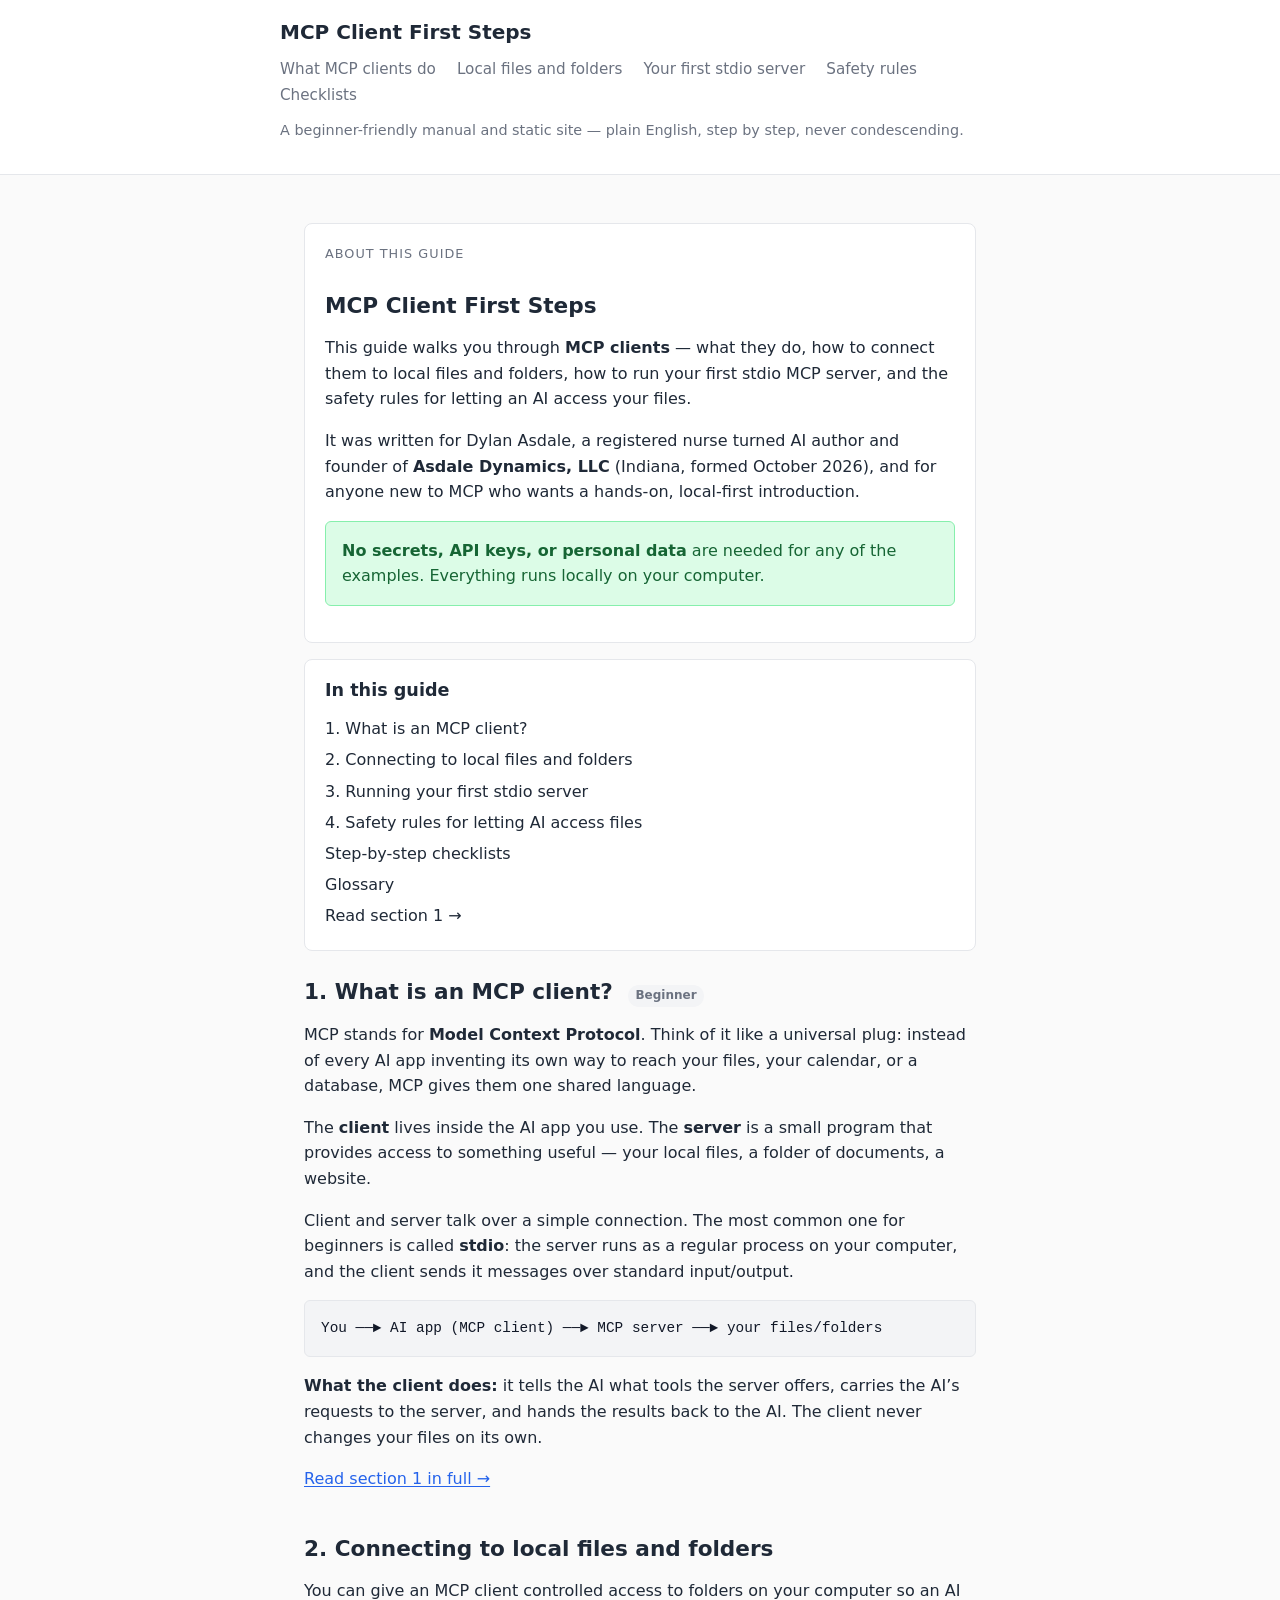
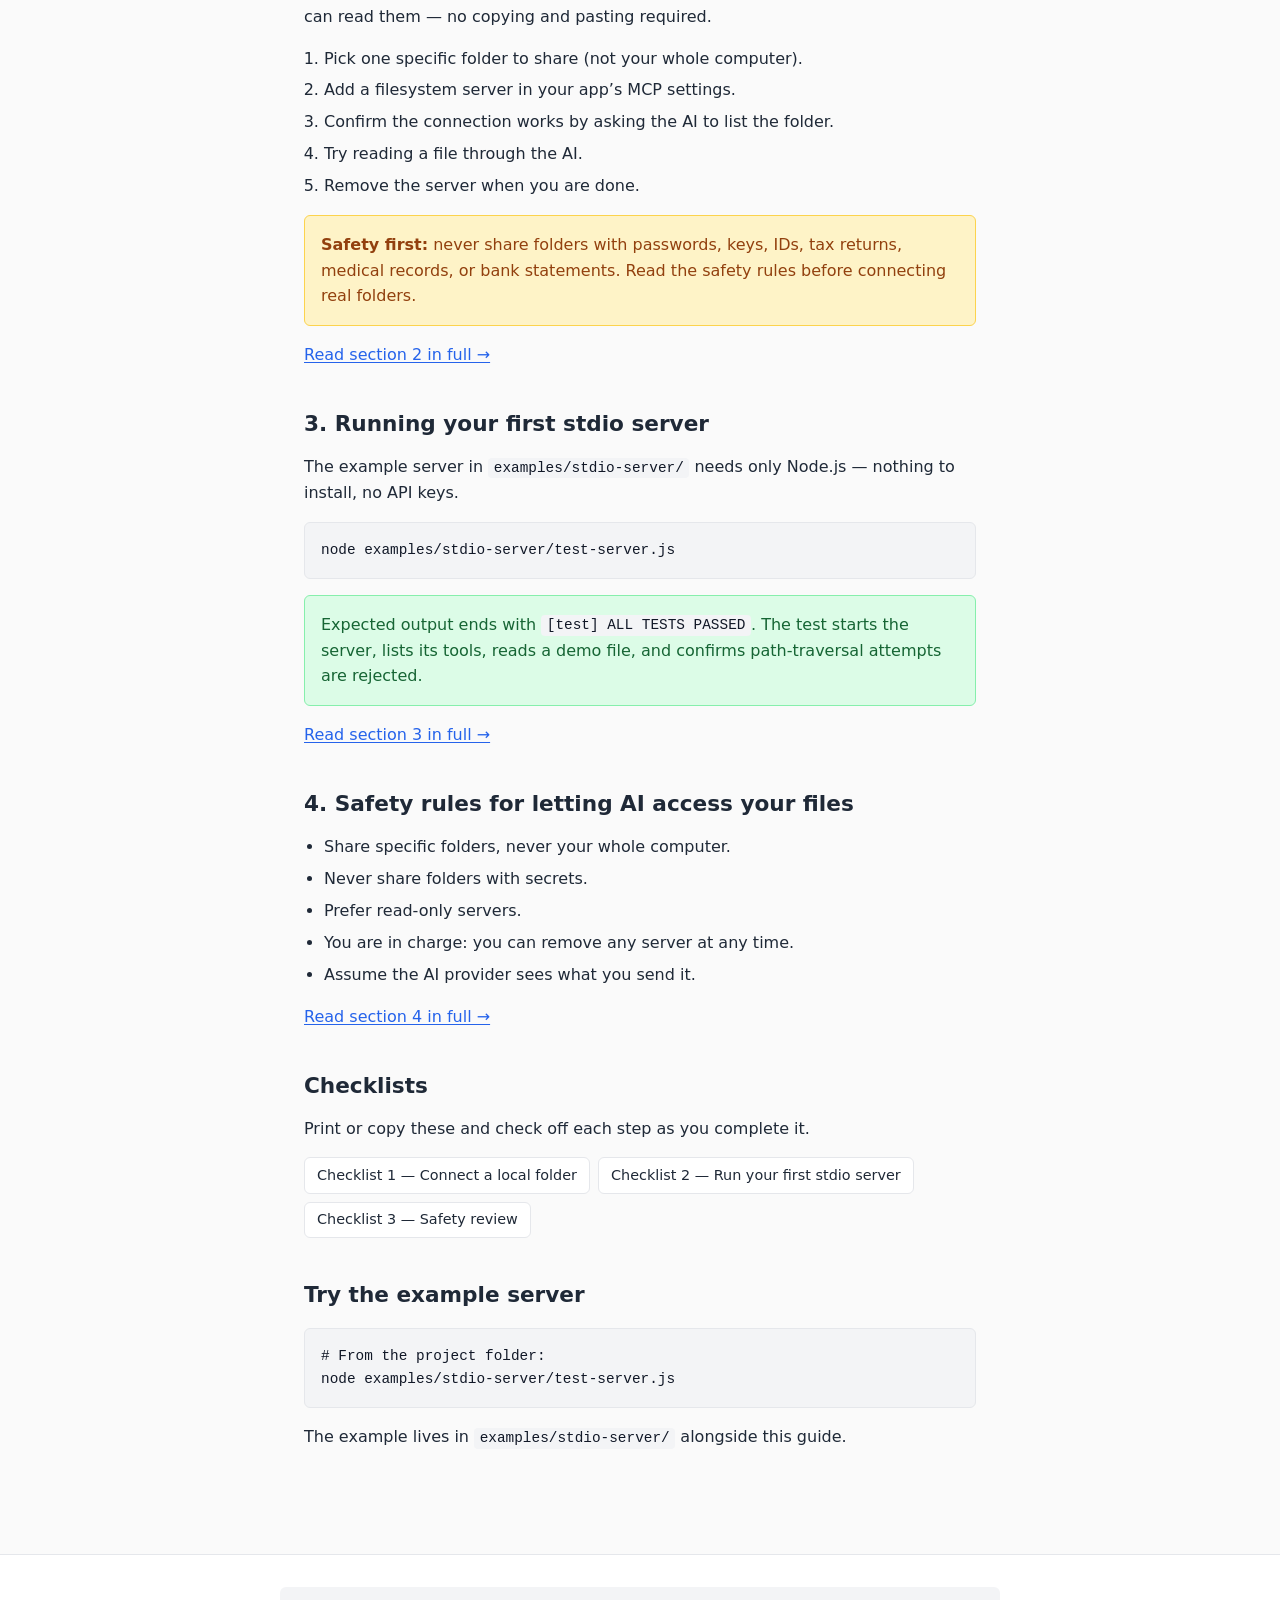
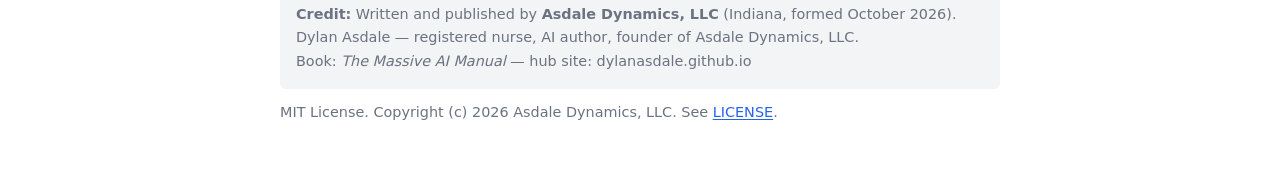
<file: site/index.html>
<!DOCTYPE html>
<html lang="en">
<head>
<meta charset="utf-8">
<meta name="viewport" content="width=device-width, initial-scale=1">
<title>MCP Client First Steps — Asdale Dynamics, LLC</title>
<link rel="stylesheet" href="style.css">
</head>
<body>
<a class="skip-link" href="#start">Skip to main content</a>
<header>
  <div class="inner">
    <h1>MCP Client First Steps</h1>
    <nav>
      <a href="#what">What MCP clients do</a>
      <a href="#connect">Local files and folders</a>
      <a href="#server">Your first stdio server</a>
      <a href="#safety">Safety rules</a>
      <a href="#checklists">Checklists</a>
    </nav>
    <p style="font-size:0.9rem;color:var(--muted);margin-top:0.25rem;">A beginner-friendly manual and static site &mdash; plain English, step by step, never condescending.</p>
  </div>
</header>
<main id="start">
  <section class="card">
    <p class="kicker">About this guide</p>
    <h2>MCP Client First Steps</h2>
    <p>This guide walks you through <strong>MCP clients</strong> &mdash; what they do, how to connect them to local files and folders, how to run your first stdio MCP server, and the safety rules for letting an AI access your files.</p>
    <p>It was written for Dylan Asdale, a registered nurse turned AI author and founder of <strong>Asdale Dynamics, LLC</strong> (Indiana, formed October 2026), and for anyone new to MCP who wants a hands-on, local-first introduction.</p>
    <p class="ok"><strong>No secrets, API keys, or personal data</strong> are needed for any of the examples. Everything runs locally on your computer.</p>
  </section>

  <section class="toc">
    <h2>In this guide</h2>
    <ul>
      <li><a href="#what">1. What is an MCP client?</a></li>
      <li><a href="#connect">2. Connecting to local files and folders</a></li>
      <li><a href="#server">3. Running your first stdio server</a></li>
      <li><a href="#safety">4. Safety rules for letting AI access files</a></li>
      <li><a href="#checklists">Step-by-step checklists</a></li>
      <li><a href="glossary.html">Glossary</a></li>
      <li><a href="01-what-is-an-mcp-client.html">Read section 1 &rarr;</a></li>
    </ul>
  </section>

  <section id="what">
    <h2>1. What is an MCP client? <span class="tag">Beginner</span></h2>
    <p>MCP stands for <strong>Model Context Protocol</strong>. Think of it like a universal plug: instead of every AI app inventing its own way to reach your files, your calendar, or a database, MCP gives them one shared language.</p>
    <p>The <strong>client</strong> lives inside the AI app you use. The <strong>server</strong> is a small program that provides access to something useful &mdash; your local files, a folder of documents, a website.</p>
    <p>Client and server talk over a simple connection. The most common one for beginners is called <strong>stdio</strong>: the server runs as a regular process on your computer, and the client sends it messages over standard input/output.</p>
    <pre><code>You ──► AI app (MCP client) ──► MCP server ──► your files/folders</code></pre>
    <p><strong>What the client does:</strong> it tells the AI what tools the server offers, carries the AI&rsquo;s requests to the server, and hands the results back to the AI. The client never changes your files on its own.</p>
    <p><a href="01-what-is-an-mcp-client.html">Read section 1 in full &rarr;</a></p>
  </section>

  <section id="connect">
    <h2>2. Connecting to local files and folders</h2>
    <p>You can give an MCP client controlled access to folders on your computer so an AI can read them &mdash; no copying and pasting required.</p>
    <ol>
      <li>Pick one specific folder to share (not your whole computer).</li>
      <li>Add a filesystem server in your app&rsquo;s MCP settings.</li>
      <li>Confirm the connection works by asking the AI to list the folder.</li>
      <li>Try reading a file through the AI.</li>
      <li>Remove the server when you are done.</li>
    </ol>
    <div class="warn"><strong>Safety first:</strong> never share folders with passwords, keys, IDs, tax returns, medical records, or bank statements. Read the safety rules before connecting real folders.</div>
    <p><a href="02-connecting-local-files-folders.html">Read section 2 in full &rarr;</a></p>
  </section>

  <section id="server">
    <h2>3. Running your first stdio server</h2>
    <p>The example server in <code>examples/stdio-server/</code> needs only Node.js &mdash; nothing to install, no API keys.</p>
    <pre><code>node examples/stdio-server/test-server.js</code></pre>
    <p class="ok">Expected output ends with <code>[test] ALL TESTS PASSED</code>. The test starts the server, lists its tools, reads a demo file, and confirms path-traversal attempts are rejected.</p>
    <p><a href="03-running-first-stdio-server.html">Read section 3 in full &rarr;</a></p>
  </section>

  <section id="safety">
    <h2>4. Safety rules for letting AI access your files</h2>
    <ul>
      <li>Share specific folders, never your whole computer.</li>
      <li>Never share folders with secrets.</li>
      <li>Prefer read-only servers.</li>
      <li>You are in charge: you can remove any server at any time.</li>
      <li>Assume the AI provider sees what you send it.</li>
    </ul>
    <p><a href="04-safety-rules.html">Read section 4 in full &rarr;</a></p>
  </section>

  <section id="checklists">
    <h2>Checklists</h2>
    <p>Print or copy these and check off each step as you complete it.</p>
    <nav class="nav">
      <a href="checklists/checklist-01-connect-local-folder.md">Checklist 1 &mdash; Connect a local folder</a>
      <a href="checklists/checklist-02-run-stdio-server.md">Checklist 2 &mdash; Run your first stdio server</a>
      <a href="checklists/checklist-03-safety-review.md">Checklist 3 &mdash; Safety review</a>
    </nav>
  </section>

  <section>
    <h2>Try the example server</h2>
    <pre><code># From the project folder:
node examples/stdio-server/test-server.js</code></pre>
    <p>The example lives in <code>examples/stdio-server/</code> alongside this guide.</p>
  </section>
</main>
<footer>
  <div class="inner">
    <div class="credit">
      <strong>Credit:</strong> Written and published by <strong>Asdale Dynamics, LLC</strong> (Indiana, formed October 2026).<br>
      Dylan Asdale &mdash; registered nurse, AI author, founder of Asdale Dynamics, LLC.<br>
      Book: <em>The Massive AI Manual</em> &mdash; hub site: dylanasdale.github.io
    </div>
    <p style="margin-top:0.75rem;">MIT License. Copyright (c) 2026 Asdale Dynamics, LLC. See <a href="../LICENSE">LICENSE</a>.</p>
  </div>
</footer>
</body>
</html>
</file>
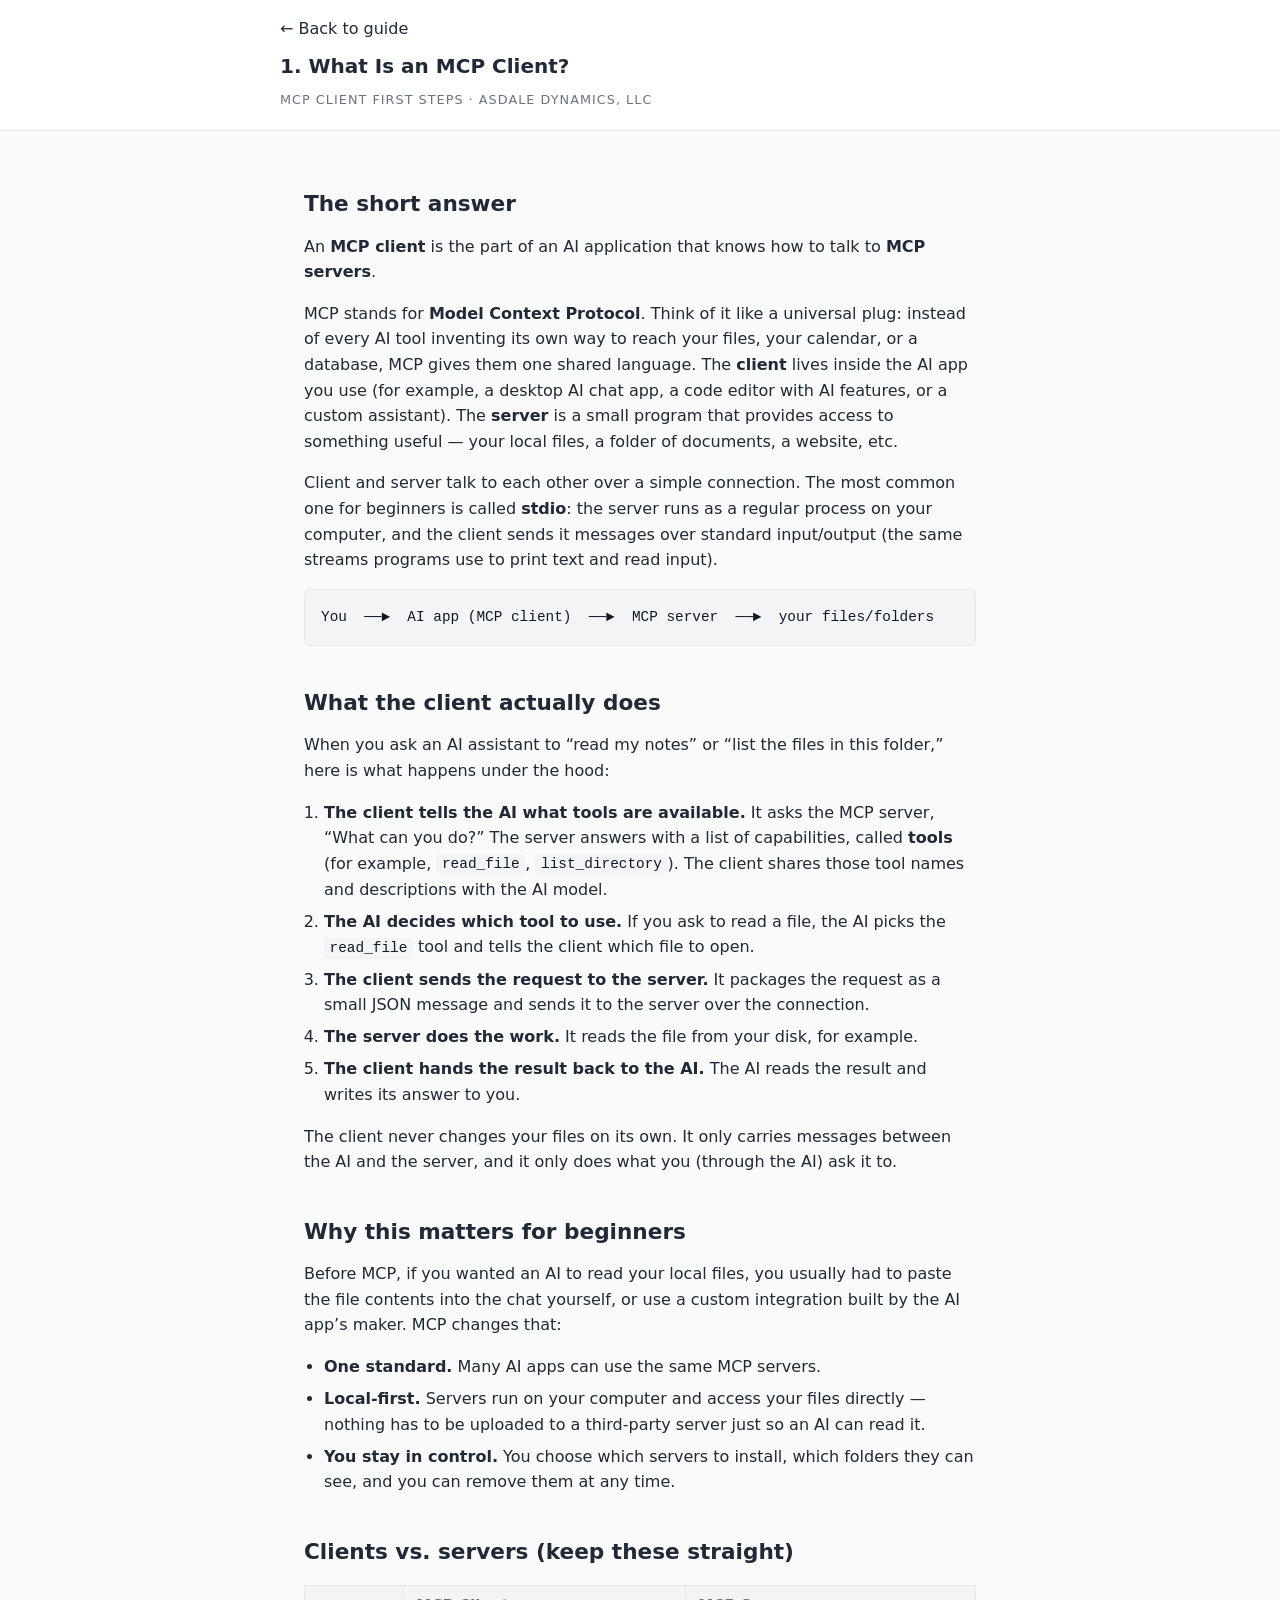
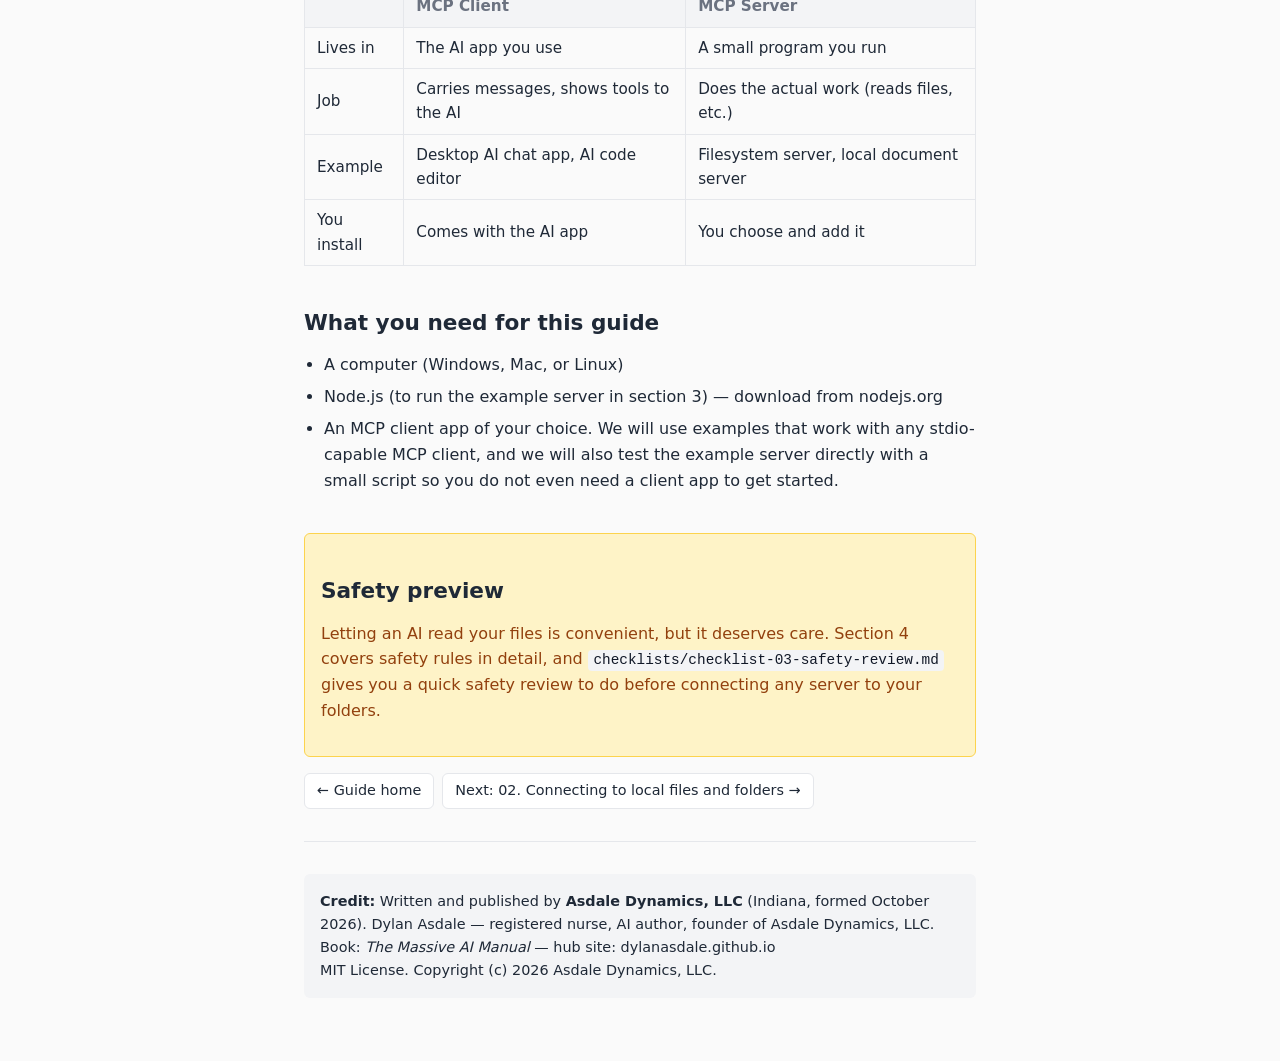
<file: site/01-what-is-an-mcp-client.html>
<!DOCTYPE html>
<html lang="en">
<head>
<meta charset="utf-8">
<meta name="viewport" content="width=device-width, initial-scale=1">
<title>1. What Is an MCP Client? — MCP Client First Steps</title>
<link rel="stylesheet" href="style.css">
</head>
<body>
<a class="skip-link" href="#start">Skip to main content</a>
<header>
  <div class="inner">
    <a href="index.html" style="text-decoration:none;color:inherit;">&larr; Back to guide</a>
    <h1>1. What Is an MCP Client?</h1>
    <p class="kicker">MCP Client First Steps &middot; Asdale Dynamics, LLC</p>
  </div>
</header>
<main id="start" style="max-width:720px;margin:0 auto;padding:2rem 1.5rem 4rem;">
  <section>
    <h2>The short answer</h2>
    <p>An <strong>MCP client</strong> is the part of an AI application that knows how to talk to <strong>MCP servers</strong>.</p>
    <p>MCP stands for <strong>Model Context Protocol</strong>. Think of it like a universal plug: instead of every AI tool inventing its own way to reach your files, your calendar, or a database, MCP gives them one shared language. The <strong>client</strong> lives inside the AI app you use (for example, a desktop AI chat app, a code editor with AI features, or a custom assistant). The <strong>server</strong> is a small program that provides access to something useful &mdash; your local files, a folder of documents, a website, etc.</p>
    <p>Client and server talk to each other over a simple connection. The most common one for beginners is called <strong>stdio</strong>: the server runs as a regular process on your computer, and the client sends it messages over standard input/output (the same streams programs use to print text and read input).</p>
    <pre><code>You  ──►  AI app (MCP client)  ──►  MCP server  ──►  your files/folders</code></pre>
  </section>

  <section>
    <h2>What the client actually does</h2>
    <p>When you ask an AI assistant to &ldquo;read my notes&rdquo; or &ldquo;list the files in this folder,&rdquo; here is what happens under the hood:</p>
    <ol>
      <li><strong>The client tells the AI what tools are available.</strong> It asks the MCP server, &ldquo;What can you do?&rdquo; The server answers with a list of capabilities, called <strong>tools</strong> (for example, <code>read_file</code>, <code>list_directory</code>). The client shares those tool names and descriptions with the AI model.</li>
      <li><strong>The AI decides which tool to use.</strong> If you ask to read a file, the AI picks the <code>read_file</code> tool and tells the client which file to open.</li>
      <li><strong>The client sends the request to the server.</strong> It packages the request as a small JSON message and sends it to the server over the connection.</li>
      <li><strong>The server does the work.</strong> It reads the file from your disk, for example.</li>
      <li><strong>The client hands the result back to the AI.</strong> The AI reads the result and writes its answer to you.</li>
    </ol>
    <p>The client never changes your files on its own. It only carries messages between the AI and the server, and it only does what you (through the AI) ask it to.</p>
  </section>

  <section>
    <h2>Why this matters for beginners</h2>
    <p>Before MCP, if you wanted an AI to read your local files, you usually had to paste the file contents into the chat yourself, or use a custom integration built by the AI app&rsquo;s maker. MCP changes that:</p>
    <ul>
      <li><strong>One standard.</strong> Many AI apps can use the same MCP servers.</li>
      <li><strong>Local-first.</strong> Servers run on your computer and access your files directly &mdash; nothing has to be uploaded to a third-party server just so an AI can read it.</li>
      <li><strong>You stay in control.</strong> You choose which servers to install, which folders they can see, and you can remove them at any time.</li>
    </ul>
  </section>

  <section>
    <h2>Clients vs. servers (keep these straight)</h2>
    <table>
      <thead>
        <tr><th></th><th>MCP Client</th><th>MCP Server</th></tr>
      </thead>
      <tbody>
        <tr><td>Lives in</td><td>The AI app you use</td><td>A small program you run</td></tr>
        <tr><td>Job</td><td>Carries messages, shows tools to the AI</td><td>Does the actual work (reads files, etc.)</td></tr>
        <tr><td>Example</td><td>Desktop AI chat app, AI code editor</td><td>Filesystem server, local document server</td></tr>
        <tr><td>You install</td><td>Comes with the AI app</td><td>You choose and add it</td></tr>
      </tbody>
    </table>
  </section>

  <section>
    <h2>What you need for this guide</h2>
    <ul>
      <li>A computer (Windows, Mac, or Linux)</li>
      <li>Node.js (to run the example server in section 3) &mdash; download from nodejs.org</li>
      <li>An MCP client app of your choice. We will use examples that work with any stdio-capable MCP client, and we will also test the example server directly with a small script so you do not even need a client app to get started.</li>
    </ul>
  </section>

  <section class="warn">
    <h2>Safety preview</h2>
    <p>Letting an AI read your files is convenient, but it deserves care. Section 4 covers safety rules in detail, and <code>checklists/checklist-03-safety-review.md</code> gives you a quick safety review to do before connecting any server to your folders.</p>
  </section>

  <section class="nav">
    <a href="index.html">&larr; Guide home</a>
    <a href="02-connecting-local-files-folders.html">Next: 02. Connecting to local files and folders &rarr;</a>
  </section>

  <hr style="border:none;border-top:1px solid var(--line);margin:2rem 0;">

  <div class="credit">
    <strong>Credit:</strong> Written and published by <strong>Asdale Dynamics, LLC</strong> (Indiana, formed October 2026). Dylan Asdale &mdash; registered nurse, AI author, founder of Asdale Dynamics, LLC. Book: <em>The Massive AI Manual</em> &mdash; hub site: dylanasdale.github.io<br>
    MIT License. Copyright (c) 2026 Asdale Dynamics, LLC.
  </div>
</main>
</body>
</html>
</file>
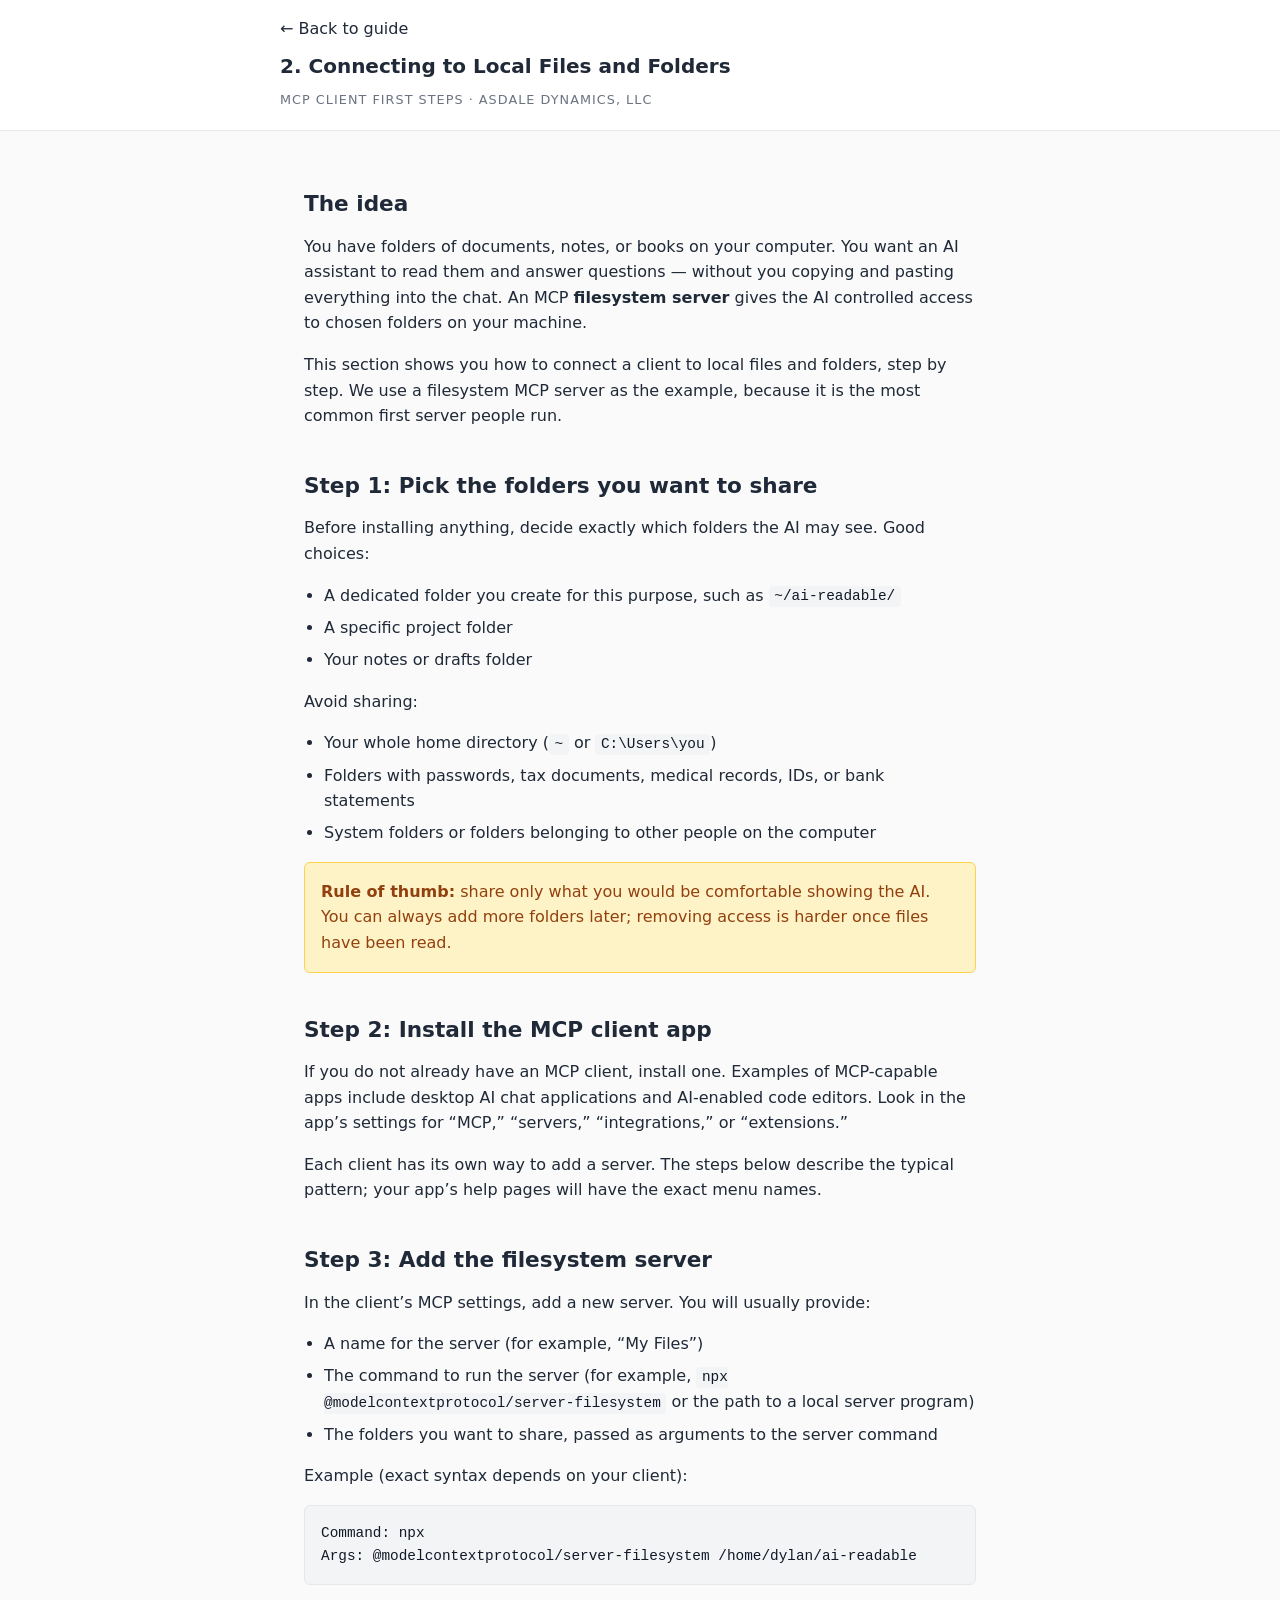
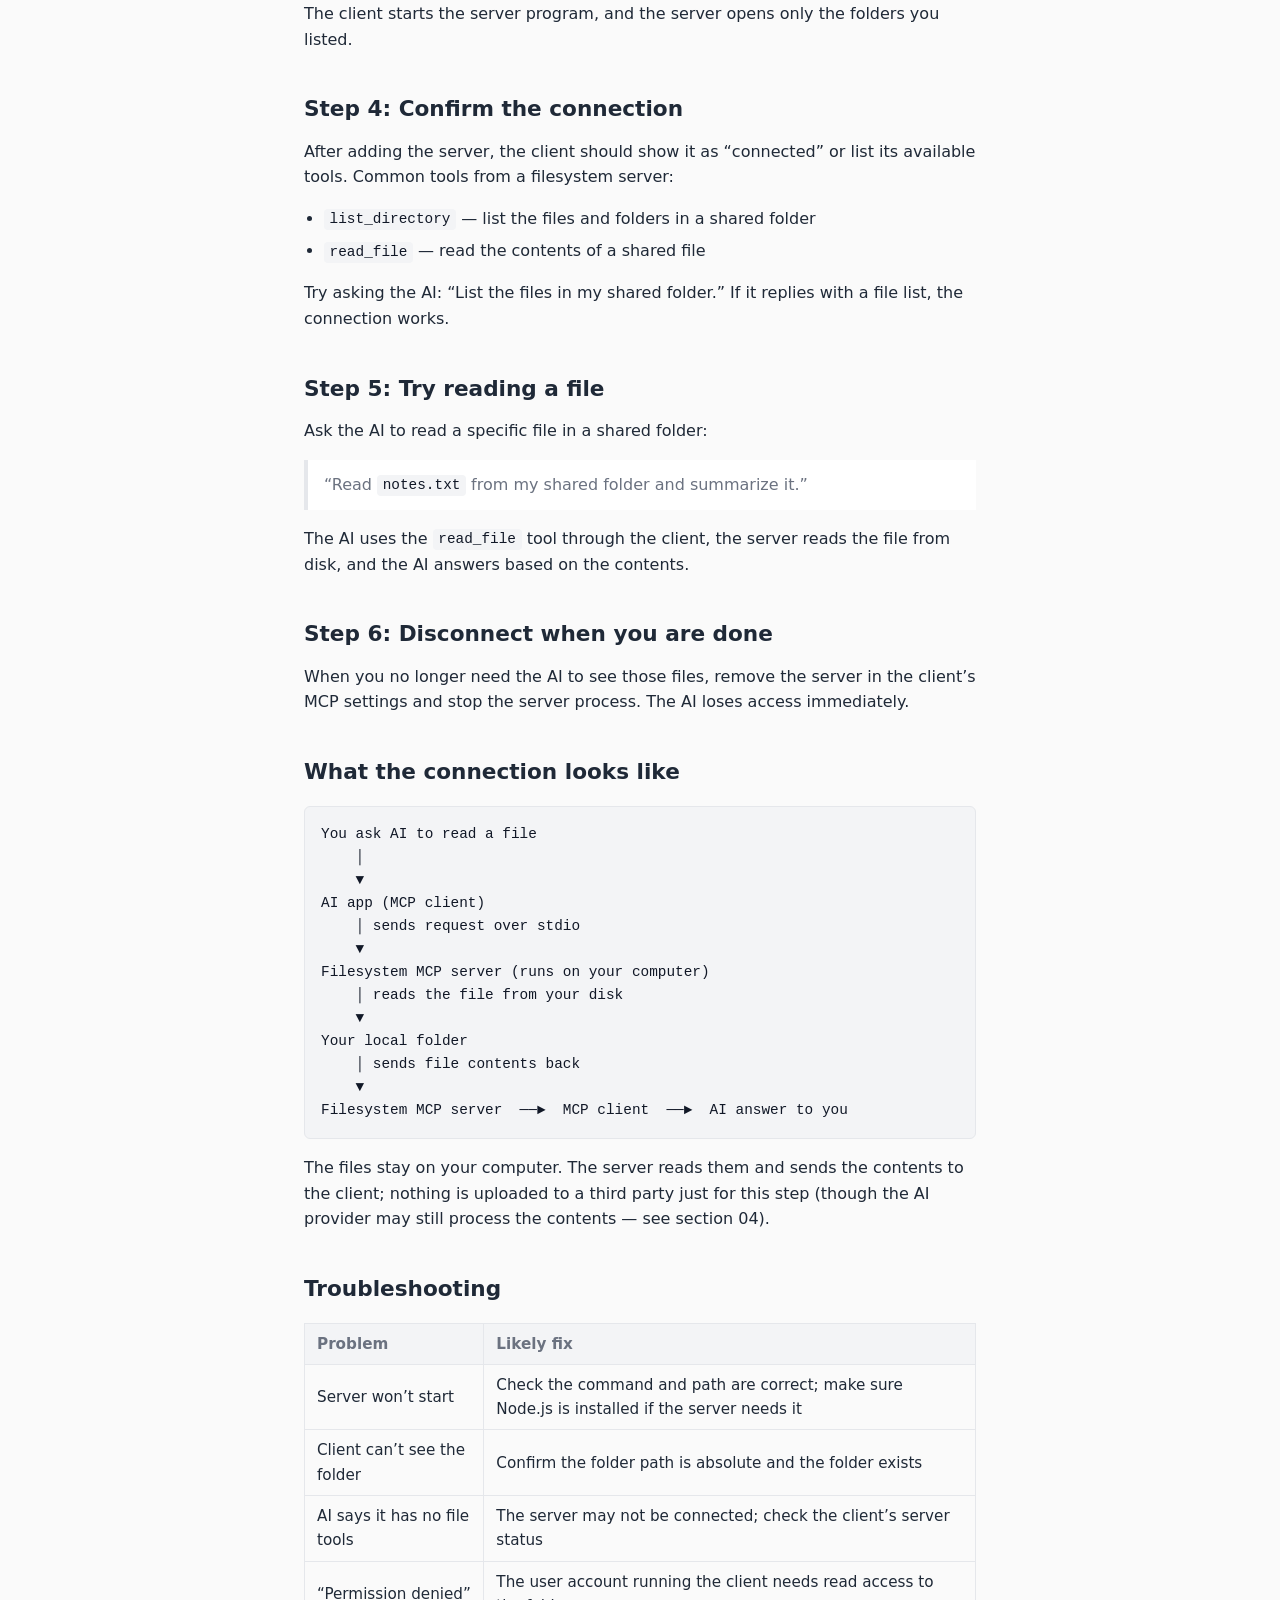
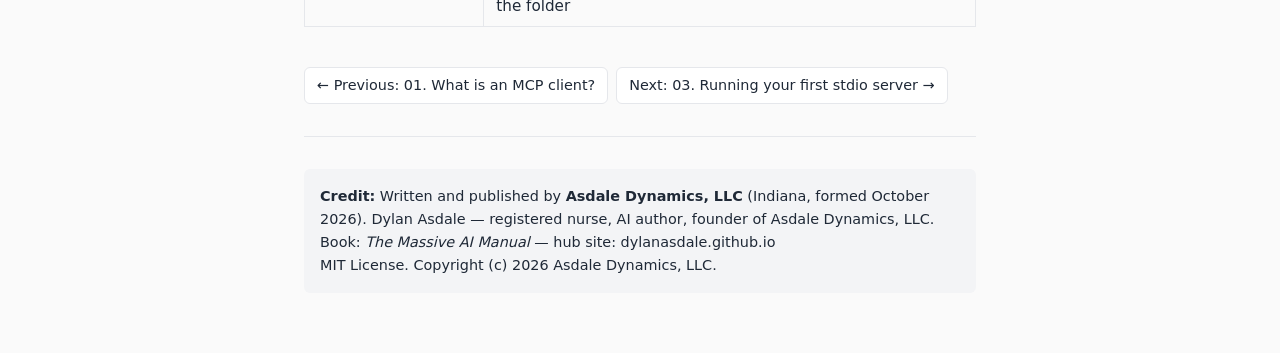
<file: site/02-connecting-local-files-folders.html>
<!DOCTYPE html>
<html lang="en">
<head>
<meta charset="utf-8">
<meta name="viewport" content="width=device-width, initial-scale=1">
<title>2. Connecting to Local Files and Folders — MCP Client First Steps</title>
<link rel="stylesheet" href="style.css">
</head>
<body>
<a class="skip-link" href="#start">Skip to main content</a>
<header>
  <div class="inner">
    <a href="index.html" style="text-decoration:none;color:inherit;">&larr; Back to guide</a>
    <h1>2. Connecting to Local Files and Folders</h1>
    <p class="kicker">MCP Client First Steps &middot; Asdale Dynamics, LLC</p>
  </div>
</header>
<main id="start" style="max-width:720px;margin:0 auto;padding:2rem 1.5rem 4rem;">
  <section>
    <h2>The idea</h2>
    <p>You have folders of documents, notes, or books on your computer. You want an AI assistant to read them and answer questions &mdash; without you copying and pasting everything into the chat. An MCP <strong>filesystem server</strong> gives the AI controlled access to chosen folders on your machine.</p>
    <p>This section shows you how to connect a client to local files and folders, step by step. We use a filesystem MCP server as the example, because it is the most common first server people run.</p>
  </section>

  <section>
    <h2>Step 1: Pick the folders you want to share</h2>
    <p>Before installing anything, decide exactly which folders the AI may see. Good choices:</p>
    <ul>
      <li>A dedicated folder you create for this purpose, such as <code>~/ai-readable/</code></li>
      <li>A specific project folder</li>
      <li>Your notes or drafts folder</li>
    </ul>
    <p>Avoid sharing:</p>
    <ul>
      <li>Your whole home directory (<code>~</code> or <code>C:\Users\you</code>)</li>
      <li>Folders with passwords, tax documents, medical records, IDs, or bank statements</li>
      <li>System folders or folders belonging to other people on the computer</li>
    </ul>
    <div class="warn"><strong>Rule of thumb:</strong> share only what you would be comfortable showing the AI. You can always add more folders later; removing access is harder once files have been read.</div>
  </section>

  <section>
    <h2>Step 2: Install the MCP client app</h2>
    <p>If you do not already have an MCP client, install one. Examples of MCP-capable apps include desktop AI chat applications and AI-enabled code editors. Look in the app&rsquo;s settings for &ldquo;MCP,&rdquo; &ldquo;servers,&rdquo; &ldquo;integrations,&rdquo; or &ldquo;extensions.&rdquo;</p>
    <p>Each client has its own way to add a server. The steps below describe the typical pattern; your app&rsquo;s help pages will have the exact menu names.</p>
  </section>

  <section>
    <h2>Step 3: Add the filesystem server</h2>
    <p>In the client&rsquo;s MCP settings, add a new server. You will usually provide:</p>
    <ul>
      <li>A name for the server (for example, &ldquo;My Files&rdquo;)</li>
      <li>The command to run the server (for example, <code>npx @modelcontextprotocol/server-filesystem</code> or the path to a local server program)</li>
      <li>The folders you want to share, passed as arguments to the server command</li>
    </ul>
    <p>Example (exact syntax depends on your client):</p>
    <pre><code>Command: npx
Args: @modelcontextprotocol/server-filesystem /home/dylan/ai-readable</code></pre>
    <p>The client starts the server program, and the server opens only the folders you listed.</p>
  </section>

  <section>
    <h2>Step 4: Confirm the connection</h2>
    <p>After adding the server, the client should show it as &ldquo;connected&rdquo; or list its available tools. Common tools from a filesystem server:</p>
    <ul>
      <li><code>list_directory</code> &mdash; list the files and folders in a shared folder</li>
      <li><code>read_file</code> &mdash; read the contents of a shared file</li>
    </ul>
    <p>Try asking the AI: &ldquo;List the files in my shared folder.&rdquo; If it replies with a file list, the connection works.</p>
  </section>

  <section>
    <h2>Step 5: Try reading a file</h2>
    <p>Ask the AI to read a specific file in a shared folder:</p>
    <blockquote>&ldquo;Read <code>notes.txt</code> from my shared folder and summarize it.&rdquo;</blockquote>
    <p>The AI uses the <code>read_file</code> tool through the client, the server reads the file from disk, and the AI answers based on the contents.</p>
  </section>

  <section>
    <h2>Step 6: Disconnect when you are done</h2>
    <p>When you no longer need the AI to see those files, remove the server in the client&rsquo;s MCP settings and stop the server process. The AI loses access immediately.</p>
  </section>

  <section>
    <h2>What the connection looks like</h2>
    <pre><code>You ask AI to read a file
    │
    ▼
AI app (MCP client)
    │ sends request over stdio
    ▼
Filesystem MCP server (runs on your computer)
    │ reads the file from your disk
    ▼
Your local folder
    │ sends file contents back
    ▼
Filesystem MCP server  ──►  MCP client  ──►  AI answer to you</code></pre>
    <p>The files stay on your computer. The server reads them and sends the contents to the client; nothing is uploaded to a third party just for this step (though the AI provider may still process the contents &mdash; see section 04).</p>
  </section>

  <section>
    <h2>Troubleshooting</h2>
    <table>
      <thead><tr><th>Problem</th><th>Likely fix</th></tr></thead>
      <tbody>
        <tr><td>Server won&rsquo;t start</td><td>Check the command and path are correct; make sure Node.js is installed if the server needs it</td></tr>
        <tr><td>Client can&rsquo;t see the folder</td><td>Confirm the folder path is absolute and the folder exists</td></tr>
        <tr><td>AI says it has no file tools</td><td>The server may not be connected; check the client&rsquo;s server status</td></tr>
        <tr><td>&ldquo;Permission denied&rdquo;</td><td>The user account running the client needs read access to the folder</td></tr>
      </tbody>
    </table>
  </section>

  <section class="nav">
    <a href="01-what-is-an-mcp-client.html">&larr; Previous: 01. What is an MCP client?</a>
    <a href="03-running-first-stdio-server.html">Next: 03. Running your first stdio server &rarr;</a>
  </section>

  <hr style="border:none;border-top:1px solid var(--line);margin:2rem 0;">

  <div class="credit">
    <strong>Credit:</strong> Written and published by <strong>Asdale Dynamics, LLC</strong> (Indiana, formed October 2026). Dylan Asdale &mdash; registered nurse, AI author, founder of Asdale Dynamics, LLC. Book: <em>The Massive AI Manual</em> &mdash; hub site: dylanasdale.github.io<br>
    MIT License. Copyright (c) 2026 Asdale Dynamics, LLC.
  </div>
</main>
</body>
</html>
</file>
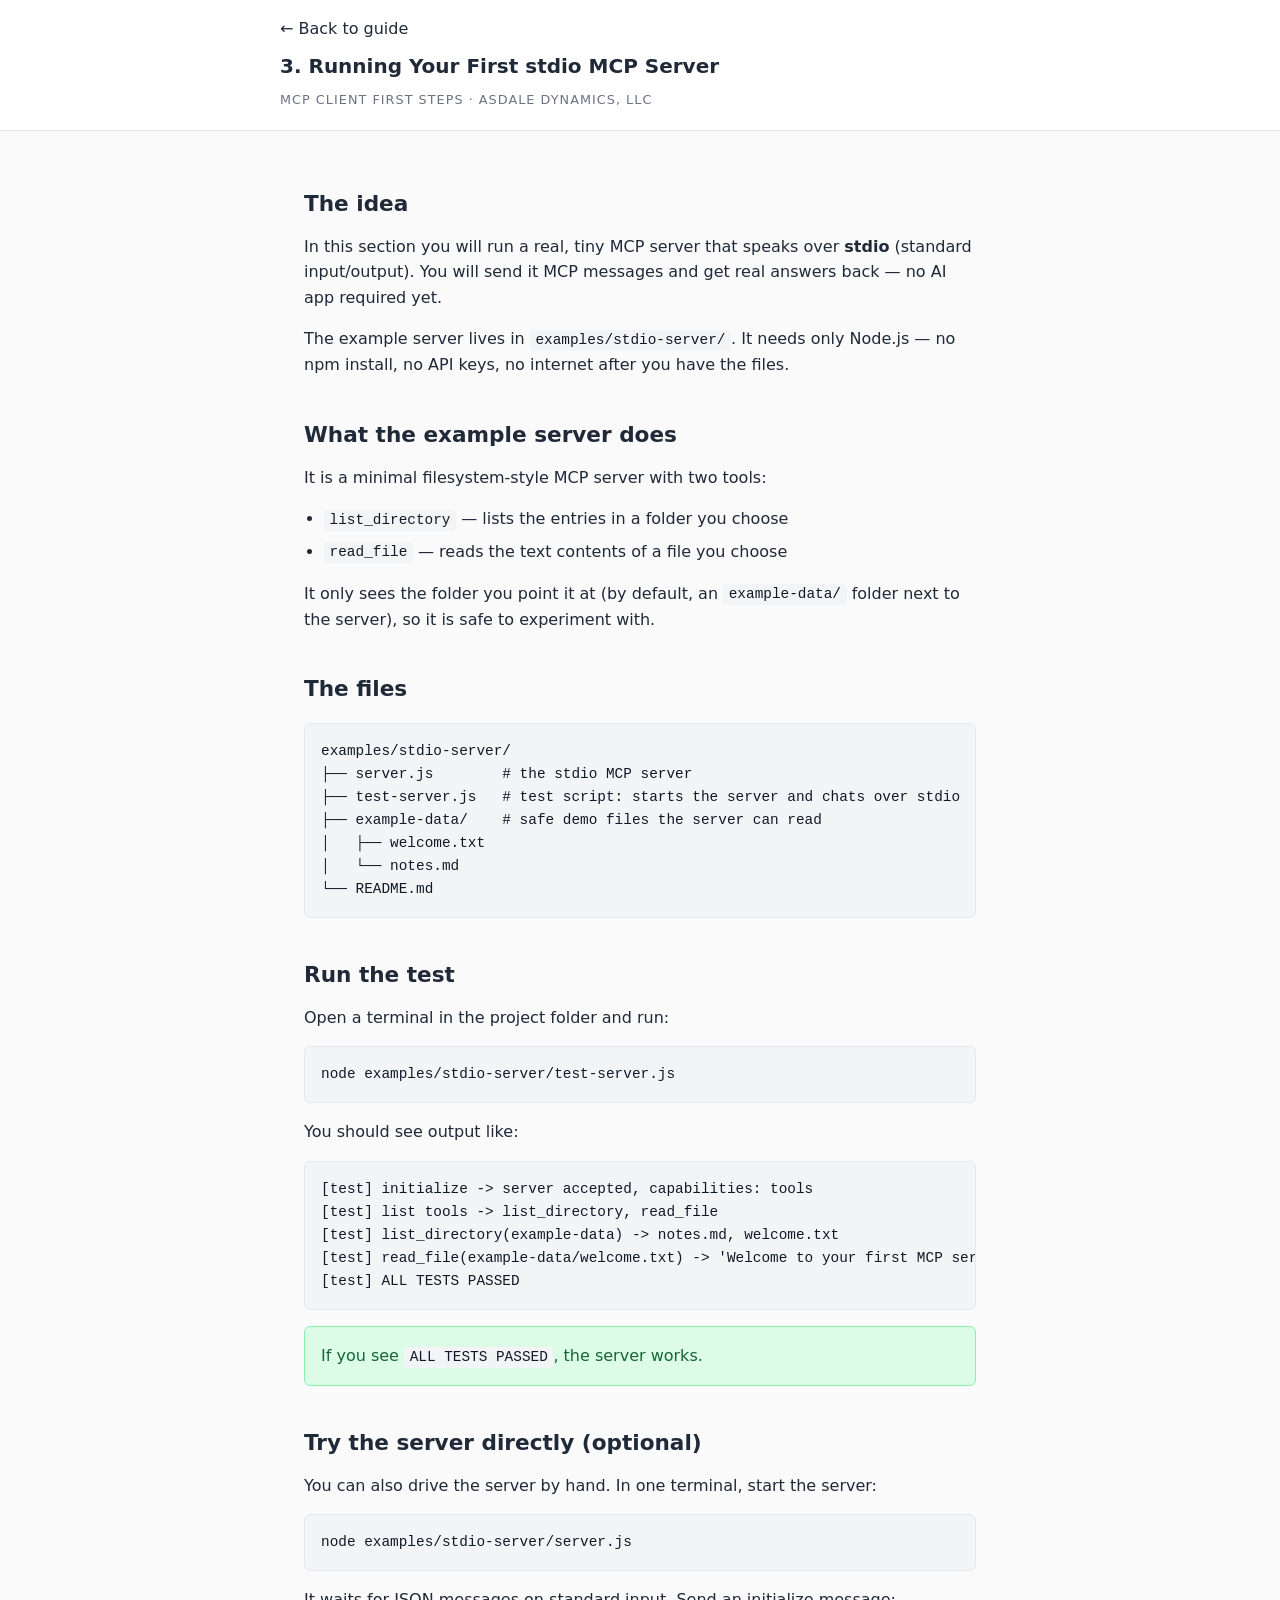
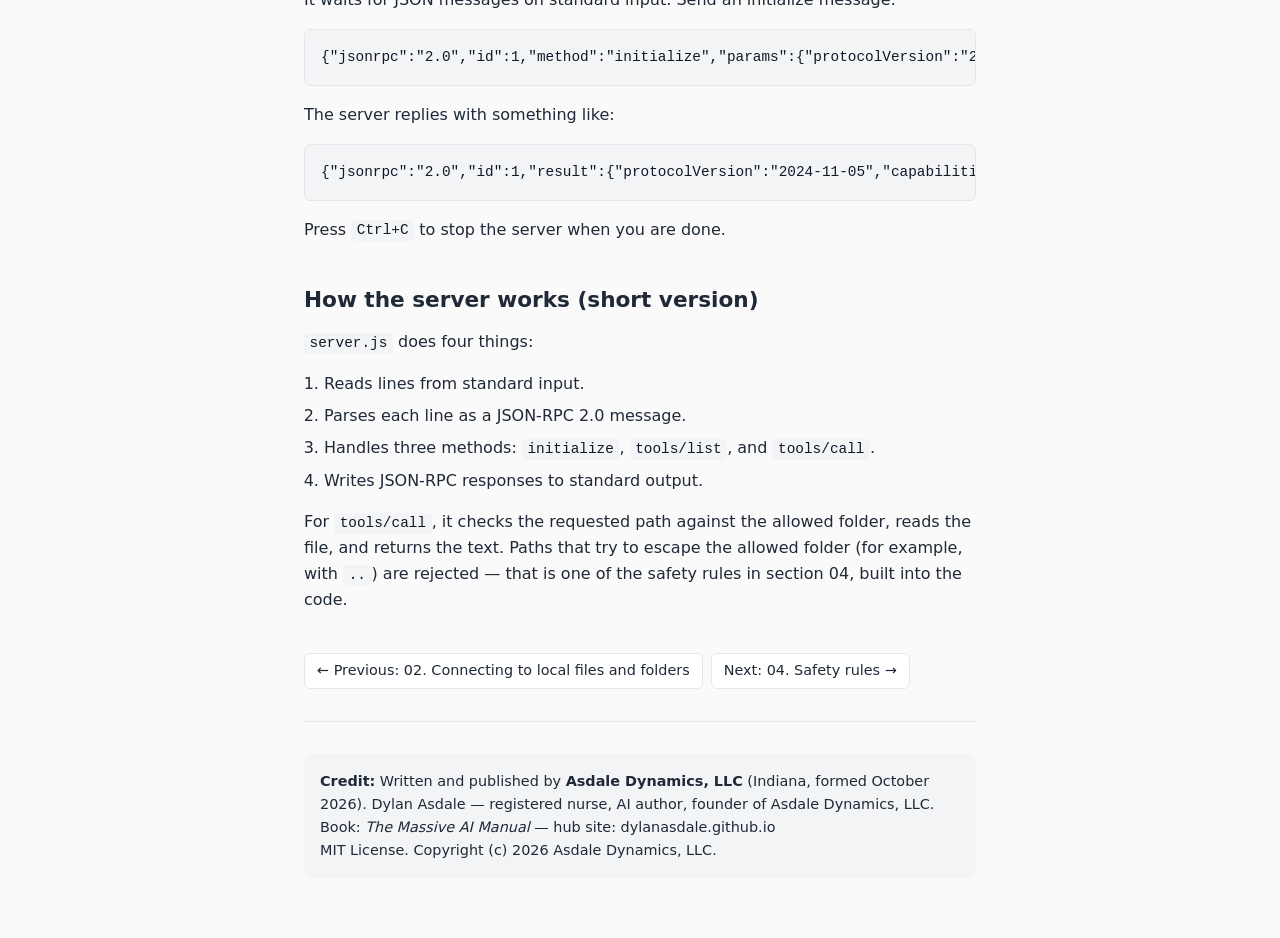
<file: site/03-running-first-stdio-server.html>
<!DOCTYPE html>
<html lang="en">
<head>
<meta charset="utf-8">
<meta name="viewport" content="width=device-width, initial-scale=1">
<title>3. Running Your First stdio MCP Server — MCP Client First Steps</title>
<link rel="stylesheet" href="style.css">
</head>
<body>
<a class="skip-link" href="#start">Skip to main content</a>
<header>
  <div class="inner">
    <a href="index.html" style="text-decoration:none;color:inherit;">&larr; Back to guide</a>
    <h1>3. Running Your First stdio MCP Server</h1>
    <p class="kicker">MCP Client First Steps &middot; Asdale Dynamics, LLC</p>
  </div>
</header>
<main id="start" style="max-width:720px;margin:0 auto;padding:2rem 1.5rem 4rem;">
  <section>
    <h2>The idea</h2>
    <p>In this section you will run a real, tiny MCP server that speaks over <strong>stdio</strong> (standard input/output). You will send it MCP messages and get real answers back &mdash; no AI app required yet.</p>
    <p>The example server lives in <code>examples/stdio-server/</code>. It needs only Node.js &mdash; no npm install, no API keys, no internet after you have the files.</p>
  </section>

  <section>
    <h2>What the example server does</h2>
    <p>It is a minimal filesystem-style MCP server with two tools:</p>
    <ul>
      <li><code>list_directory</code> &mdash; lists the entries in a folder you choose</li>
      <li><code>read_file</code> &mdash; reads the text contents of a file you choose</li>
    </ul>
    <p>It only sees the folder you point it at (by default, an <code>example-data/</code> folder next to the server), so it is safe to experiment with.</p>
  </section>

  <section>
    <h2>The files</h2>
    <pre><code>examples/stdio-server/
├── server.js        # the stdio MCP server
├── test-server.js   # test script: starts the server and chats over stdio
├── example-data/    # safe demo files the server can read
│   ├── welcome.txt
│   └── notes.md
└── README.md</code></pre>
  </section>

  <section>
    <h2>Run the test</h2>
    <p>Open a terminal in the project folder and run:</p>
    <pre><code>node examples/stdio-server/test-server.js</code></pre>
    <p>You should see output like:</p>
    <pre><code>[test] initialize -> server accepted, capabilities: tools
[test] list tools -> list_directory, read_file
[test] list_directory(example-data) -> notes.md, welcome.txt
[test] read_file(example-data/welcome.txt) -> 'Welcome to your first MCP server!'
[test] ALL TESTS PASSED</code></pre>
    <p class="ok">If you see <code>ALL TESTS PASSED</code>, the server works.</p>
  </section>

  <section>
    <h2>Try the server directly (optional)</h2>
    <p>You can also drive the server by hand. In one terminal, start the server:</p>
    <pre><code>node examples/stdio-server/server.js</code></pre>
    <p>It waits for JSON messages on standard input. Send an initialize message:</p>
    <pre><code>{"jsonrpc":"2.0","id":1,"method":"initialize","params":{"protocolVersion":"2024-11-05","capabilities":{},"clientInfo":{"name":"test","version":"1.0.0"}}}</code></pre>
    <p>The server replies with something like:</p>
    <pre><code>{"jsonrpc":"2.0","id":1,"result":{"protocolVersion":"2024-11-05","capabilities":{"tools":{}},"serverInfo":{"name":"example-stdio-filesystem","version":"1.0.0"}}}</code></pre>
    <p>Press <code>Ctrl+C</code> to stop the server when you are done.</p>
  </section>

  <section>
    <h2>How the server works (short version)</h2>
    <p><code>server.js</code> does four things:</p>
    <ol>
      <li>Reads lines from standard input.</li>
      <li>Parses each line as a JSON-RPC 2.0 message.</li>
      <li>Handles three methods: <code>initialize</code>, <code>tools/list</code>, and <code>tools/call</code>.</li>
      <li>Writes JSON-RPC responses to standard output.</li>
    </ol>
    <p>For <code>tools/call</code>, it checks the requested path against the allowed folder, reads the file, and returns the text. Paths that try to escape the allowed folder (for example, with <code>..</code>) are rejected &mdash; that is one of the safety rules in section 04, built into the code.</p>
  </section>

  <section class="nav">
    <a href="02-connecting-local-files-folders.html">&larr; Previous: 02. Connecting to local files and folders</a>
    <a href="04-safety-rules.html">Next: 04. Safety rules &rarr;</a>
  </section>

  <hr style="border:none;border-top:1px solid var(--line);margin:2rem 0;">

  <div class="credit">
    <strong>Credit:</strong> Written and published by <strong>Asdale Dynamics, LLC</strong> (Indiana, formed October 2026). Dylan Asdale &mdash; registered nurse, AI author, founder of Asdale Dynamics, LLC. Book: <em>The Massive AI Manual</em> &mdash; hub site: dylanasdale.github.io<br>
    MIT License. Copyright (c) 2026 Asdale Dynamics, LLC.
  </div>
</main>
</body>
</html>
</file>
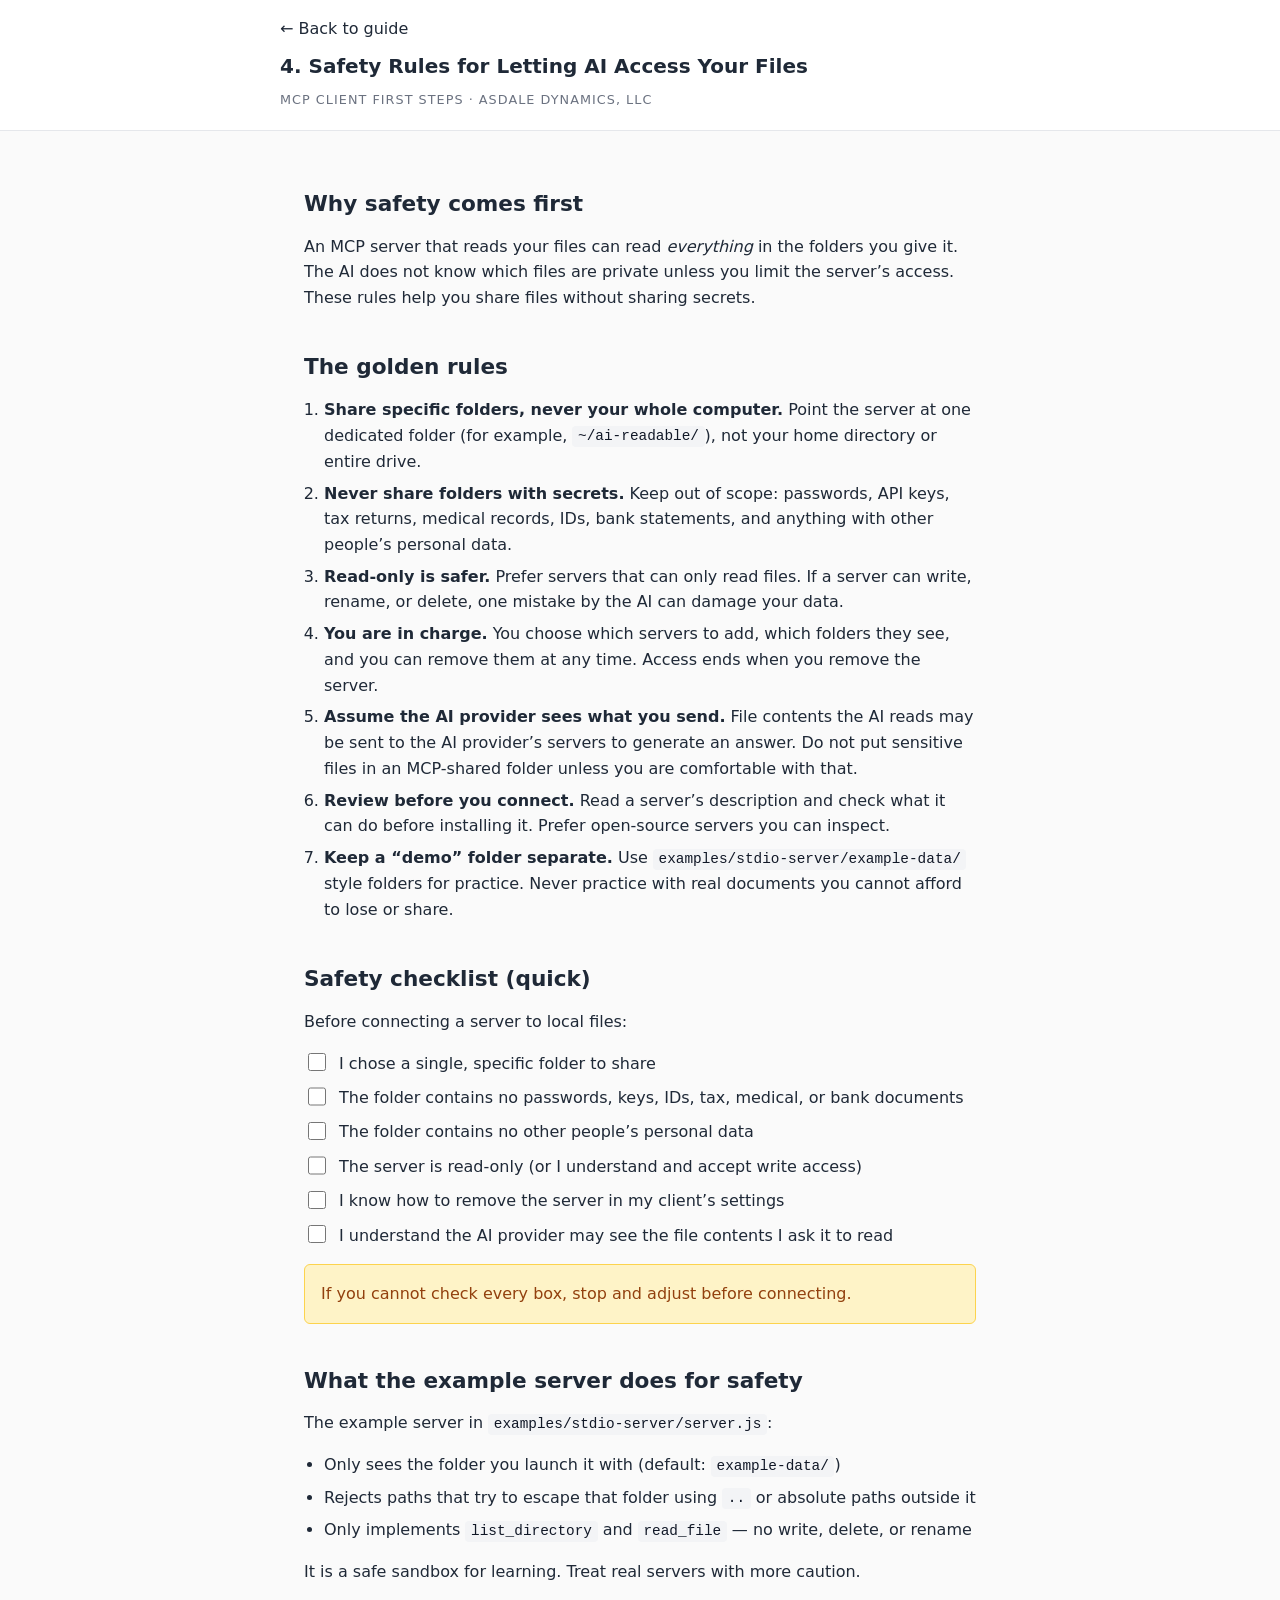
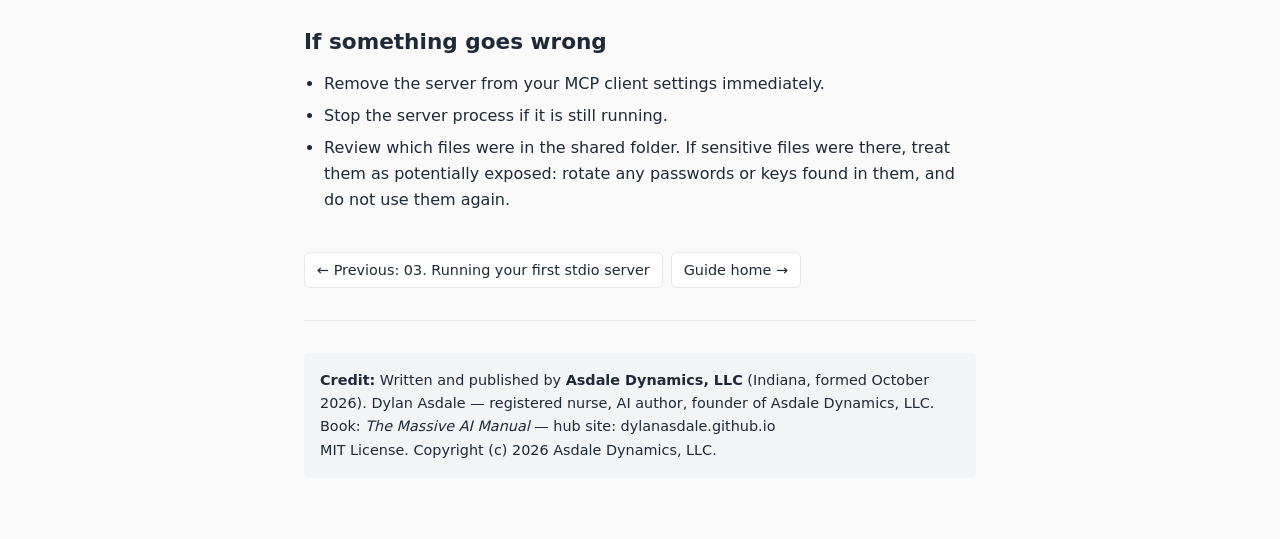
<file: site/04-safety-rules.html>
<!DOCTYPE html>
<html lang="en">
<head>
<meta charset="utf-8">
<meta name="viewport" content="width=device-width, initial-scale=1">
<title>4. Safety Rules for Letting AI Access Your Files — MCP Client First Steps</title>
<link rel="stylesheet" href="style.css">
</head>
<body>
<a class="skip-link" href="#start">Skip to main content</a>
<header>
  <div class="inner">
    <a href="index.html" style="text-decoration:none;color:inherit;">&larr; Back to guide</a>
    <h1>4. Safety Rules for Letting AI Access Your Files</h1>
    <p class="kicker">MCP Client First Steps &middot; Asdale Dynamics, LLC</p>
  </div>
</header>
<main id="start" style="max-width:720px;margin:0 auto;padding:2rem 1.5rem 4rem;">
  <section>
    <h2>Why safety comes first</h2>
    <p>An MCP server that reads your files can read <em>everything</em> in the folders you give it. The AI does not know which files are private unless you limit the server&rsquo;s access. These rules help you share files without sharing secrets.</p>
  </section>

  <section>
    <h2>The golden rules</h2>
    <ol>
      <li><strong>Share specific folders, never your whole computer.</strong> Point the server at one dedicated folder (for example, <code>~/ai-readable/</code>), not your home directory or entire drive.</li>
      <li><strong>Never share folders with secrets.</strong> Keep out of scope: passwords, API keys, tax returns, medical records, IDs, bank statements, and anything with other people&rsquo;s personal data.</li>
      <li><strong>Read-only is safer.</strong> Prefer servers that can only read files. If a server can write, rename, or delete, one mistake by the AI can damage your data.</li>
      <li><strong>You are in charge.</strong> You choose which servers to add, which folders they see, and you can remove them at any time. Access ends when you remove the server.</li>
      <li><strong>Assume the AI provider sees what you send.</strong> File contents the AI reads may be sent to the AI provider&rsquo;s servers to generate an answer. Do not put sensitive files in an MCP-shared folder unless you are comfortable with that.</li>
      <li><strong>Review before you connect.</strong> Read a server&rsquo;s description and check what it can do before installing it. Prefer open-source servers you can inspect.</li>
      <li><strong>Keep a &ldquo;demo&rdquo; folder separate.</strong> Use <code>examples/stdio-server/example-data/</code> style folders for practice. Never practice with real documents you cannot afford to lose or share.</li>
    </ol>
  </section>

  <section>
    <h2>Safety checklist (quick)</h2>
    <p>Before connecting a server to local files:</p>
    <ul class="checklist">
      <li><input type="checkbox"> I chose a single, specific folder to share</li>
      <li><input type="checkbox"> The folder contains no passwords, keys, IDs, tax, medical, or bank documents</li>
      <li><input type="checkbox"> The folder contains no other people&rsquo;s personal data</li>
      <li><input type="checkbox"> The server is read-only (or I understand and accept write access)</li>
      <li><input type="checkbox"> I know how to remove the server in my client&rsquo;s settings</li>
      <li><input type="checkbox"> I understand the AI provider may see the file contents I ask it to read</li>
    </ul>
    <div class="warn">If you cannot check every box, stop and adjust before connecting.</div>
  </section>

  <section>
    <h2>What the example server does for safety</h2>
    <p>The example server in <code>examples/stdio-server/server.js</code>:</p>
    <ul>
      <li>Only sees the folder you launch it with (default: <code>example-data/</code>)</li>
      <li>Rejects paths that try to escape that folder using <code>..</code> or absolute paths outside it</li>
      <li>Only implements <code>list_directory</code> and <code>read_file</code> &mdash; no write, delete, or rename</li>
    </ul>
    <p>It is a safe sandbox for learning. Treat real servers with more caution.</p>
  </section>

  <section>
    <h2>If something goes wrong</h2>
    <ul>
      <li>Remove the server from your MCP client settings immediately.</li>
      <li>Stop the server process if it is still running.</li>
      <li>Review which files were in the shared folder. If sensitive files were there, treat them as potentially exposed: rotate any passwords or keys found in them, and do not use them again.</li>
    </ul>
  </section>

  <section class="nav">
    <a href="03-running-first-stdio-server.html">&larr; Previous: 03. Running your first stdio server</a>
    <a href="index.html">Guide home &rarr;</a>
  </section>

  <hr style="border:none;border-top:1px solid var(--line);margin:2rem 0;">

  <div class="credit">
    <strong>Credit:</strong> Written and published by <strong>Asdale Dynamics, LLC</strong> (Indiana, formed October 2026). Dylan Asdale &mdash; registered nurse, AI author, founder of Asdale Dynamics, LLC. Book: <em>The Massive AI Manual</em> &mdash; hub site: dylanasdale.github.io<br>
    MIT License. Copyright (c) 2026 Asdale Dynamics, LLC.
  </div>
</main>
</body>
</html>
</file>
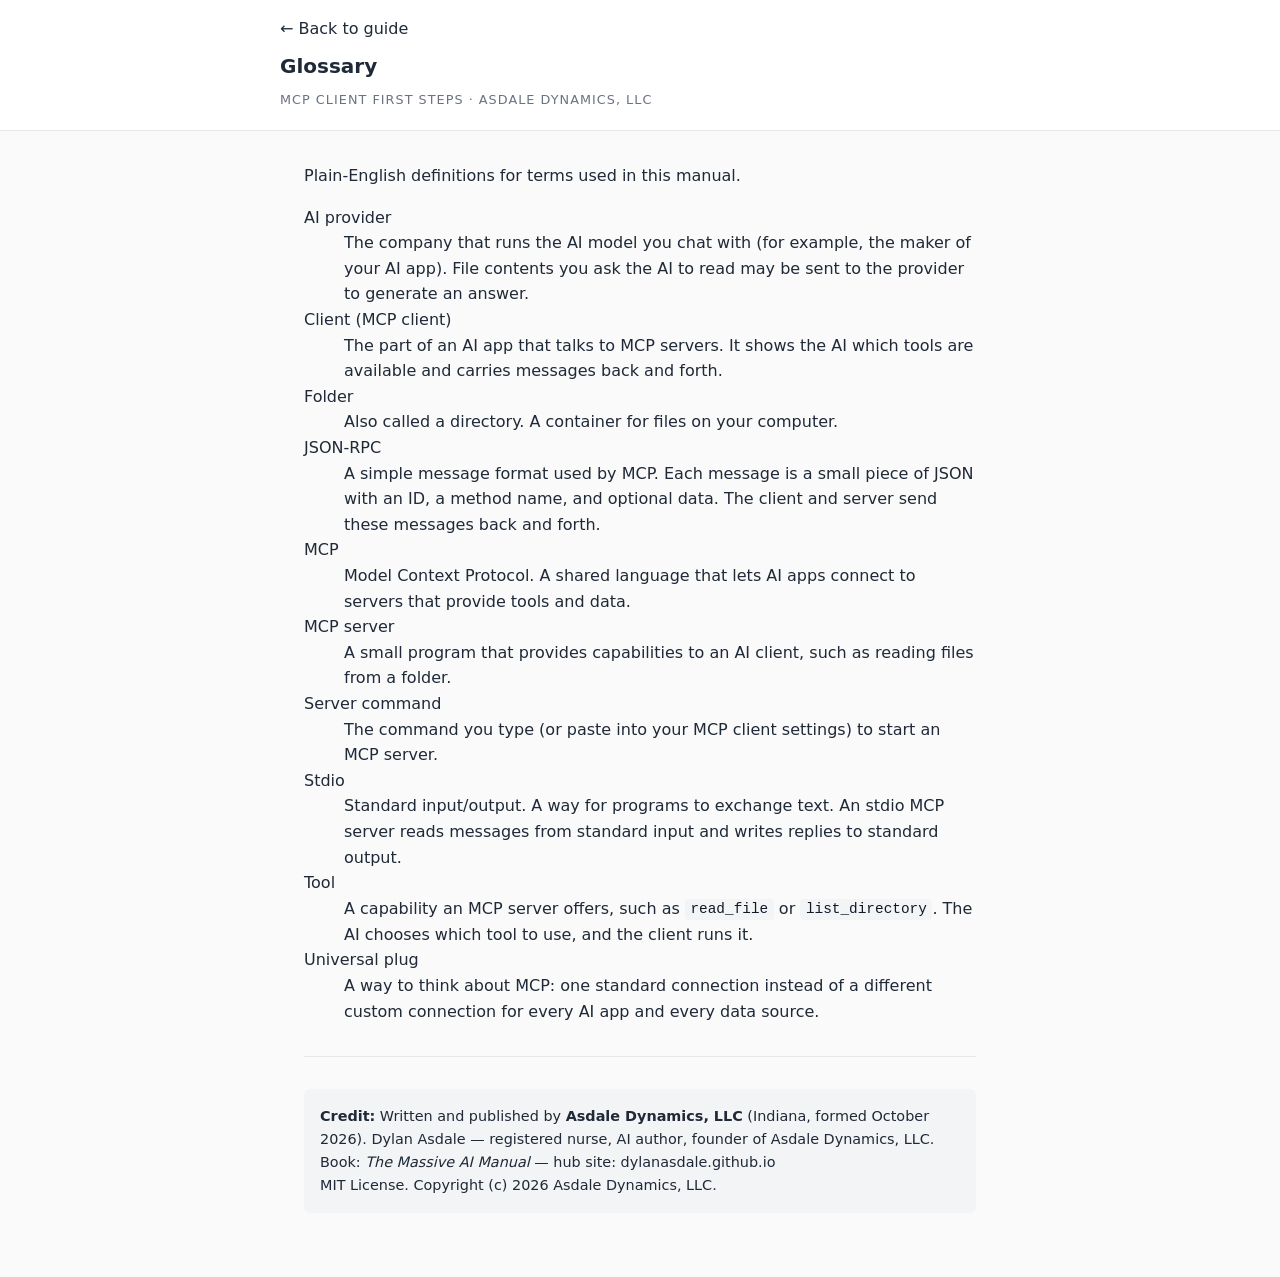
<file: site/glossary.html>
<!DOCTYPE html>
<html lang="en">
<head>
<meta charset="utf-8">
<meta name="viewport" content="width=device-width, initial-scale=1">
<title>Glossary — MCP Client First Steps</title>
<link rel="stylesheet" href="style.css">
</head>
<body>
<a class="skip-link" href="#start">Skip to main content</a>
<header>
  <div class="inner">
    <a href="index.html" style="text-decoration:none;color:inherit;">&larr; Back to guide</a>
    <h1>Glossary</h1>
    <p class="kicker">MCP Client First Steps &middot; Asdale Dynamics, LLC</p>
  </div>
</header>
<main id="start" style="max-width:720px;margin:0 auto;padding:2rem 1.5rem 4rem;">
  <p>Plain-English definitions for terms used in this manual.</p>
  <dl style="margin:1rem 0;">
    <dt>AI provider</dt>
    <dd>The company that runs the AI model you chat with (for example, the maker of your AI app). File contents you ask the AI to read may be sent to the provider to generate an answer.</dd>

    <dt>Client (MCP client)</dt>
    <dd>The part of an AI app that talks to MCP servers. It shows the AI which tools are available and carries messages back and forth.</dd>

    <dt>Folder</dt>
    <dd>Also called a directory. A container for files on your computer.</dd>

    <dt>JSON-RPC</dt>
    <dd>A simple message format used by MCP. Each message is a small piece of JSON with an ID, a method name, and optional data. The client and server send these messages back and forth.</dd>

    <dt>MCP</dt>
    <dd>Model Context Protocol. A shared language that lets AI apps connect to servers that provide tools and data.</dd>

    <dt>MCP server</dt>
    <dd>A small program that provides capabilities to an AI client, such as reading files from a folder.</dd>

    <dt>Server command</dt>
    <dd>The command you type (or paste into your MCP client settings) to start an MCP server.</dd>

    <dt>Stdio</dt>
    <dd>Standard input/output. A way for programs to exchange text. An stdio MCP server reads messages from standard input and writes replies to standard output.</dd>

    <dt>Tool</dt>
    <dd>A capability an MCP server offers, such as <code>read_file</code> or <code>list_directory</code>. The AI chooses which tool to use, and the client runs it.</dd>

    <dt>Universal plug</dt>
    <dd>A way to think about MCP: one standard connection instead of a different custom connection for every AI app and every data source.</dd>
  </dl>

  <hr style="border:none;border-top:1px solid var(--line);margin:2rem 0;">

  <div class="credit">
    <strong>Credit:</strong> Written and published by <strong>Asdale Dynamics, LLC</strong> (Indiana, formed October 2026). Dylan Asdale &mdash; registered nurse, AI author, founder of Asdale Dynamics, LLC. Book: <em>The Massive AI Manual</em> &mdash; hub site: dylanasdale.github.io<br>
    MIT License. Copyright (c) 2026 Asdale Dynamics, LLC.
  </div>
</main>
</body>
</html>
</file>
<file: site/style.css>
/* MCP Client First Steps — static site styles */
/* Asdale Dynamics, LLC — beginner-friendly AI education */

:root {
  --bg: #fafafa;
  --surface: #ffffff;
  --ink: #1f2937;
  --muted: #6b7280;
  --line: #e5e7eb;
  --accent: #2563eb;
  --accent-hover: #1d4ed8;
  --code-bg: #f3f4f6;
  --code-ink: #111827;
  --warn-bg: #fef3c7;
  --warn-ink: #92400e;
  --ok-bg: #dcfce7;
  --ok-ink: #166534;
}

* {
  box-sizing: border-box;
}

html {
  scroll-behavior: smooth;
}

body {
  margin: 0;
  font-family: ui-sans-serif, system-ui, -apple-system, Segoe UI, Roboto, Helvetica, Arial, sans-serif;
  color: var(--ink);
  background: var(--bg);
  line-height: 1.6;
}

a {
  color: var(--accent);
  text-decoration: underline;
  text-underline-offset: 2px;
}

a:focus-visible,
button:focus-visible {
  outline: 3px solid var(--accent);
  outline-offset: 2px;
}

.skip-link {
  position: absolute;
  left: -9999px;
  top: auto;
  width: 1px;
  height: 1px;
  overflow: hidden;
}

header {
  background: var(--surface);
  border-bottom: 1px solid var(--line);
  padding: 1rem 1.5rem;
  position: sticky;
  top: 0;
  z-index: 10;
}

header .inner {
  max-width: 720px;
  margin: 0 auto;
  display: flex;
  flex-direction: column;
  gap: 0.5rem;
}

header h1 {
  margin: 0;
  font-size: 1.25rem;
  color: var(--ink);
}

header nav a {
  color: var(--muted);
  text-decoration: none;
  margin-right: 1rem;
  font-size: 0.95rem;
}

header nav a:hover {
  color: var(--accent);
}

main {
  max-width: 720px;
  margin: 0 auto;
  padding: 2rem 1.5rem 4rem;
}

section {
  margin-bottom: 2.5rem;
}

h1 {
  font-size: 1.75rem;
  margin: 0 0 0.5rem;
}

h2 {
  font-size: 1.35rem;
  margin: 1.5rem 0 0.75rem;
  color: var(--ink);
}

h3 {
  font-size: 1.1rem;
  margin: 1.25rem 0 0.5rem;
}

p {
  margin: 0 0 1rem;
}

ul, ol {
  margin: 0.5rem 0 1rem 1.25rem;
  padding: 0;
}

li {
  margin-bottom: 0.4rem;
}

table {
  width: 100%;
  border-collapse: collapse;
  margin: 1rem 0;
  font-size: 0.95rem;
}

th, td {
  border: 1px solid var(--line);
  padding: 0.5rem 0.75rem;
  text-align: left;
}

th {
  background: var(--code-bg);
  color: var(--muted);
}

code {
  font-family: ui-monospace, SFMono-Regular, Menlo, Monaco, Consolas, monospace;
  background: var(--code-bg);
  padding: 0.15rem 0.35rem;
  border-radius: 4px;
  font-size: 0.9em;
  color: var(--code-ink);
}

pre {
  background: var(--code-bg);
  border: 1px solid var(--line);
  border-radius: 6px;
  padding: 1rem;
  overflow-x: auto;
  margin: 1rem 0;
}

pre code {
  background: transparent;
  padding: 0;
  font-size: 0.9em;
}

blockquote {
  border-left: 4px solid var(--line);
  margin: 1rem 0;
  padding: 0.75rem 1rem;
  background: var(--surface);
  color: var(--muted);
}

.card {
  background: var(--surface);
  border: 1px solid var(--line);
  border-radius: 8px;
  padding: 1.25rem;
  margin: 1rem 0;
}

footer {
  border-top: 1px solid var(--line);
  padding: 2rem 1.5rem;
  font-size: 0.9rem;
  color: var(--muted);
  background: var(--surface);
}

footer .inner {
  max-width: 720px;
  margin: 0 auto;
}

.kicker {
  font-size: 0.8rem;
  letter-spacing: 0.08em;
  text-transform: uppercase;
  color: var(--muted);
  margin-bottom: 0.25rem;
}

.credit {
  background: var(--code-bg);
  border-radius: 6px;
  padding: 1rem;
  font-size: 0.9rem;
}

.toc {
  background: var(--surface);
  border: 1px solid var(--line);
  border-radius: 8px;
  padding: 1rem 1.25rem;
  margin-bottom: 1.5rem;
}

.toc h2 {
  margin-top: 0;
  font-size: 1.1rem;
}

.toc ul {
  list-style: none;
  margin: 0.5rem 0 0;
  padding: 0;
}

.toc li {
  margin-bottom: 0.35rem;
}

.toc a {
  text-decoration: none;
  color: var(--ink);
}

.toc a:hover {
  color: var(--accent);
  text-decoration: underline;
}

.warn {
  background: var(--warn-bg);
  border: 1px solid #fcd34d;
  border-radius: 6px;
  padding: 1rem;
  color: var(--warn-ink);
  margin: 1rem 0;
}

.ok {
  background: var(--ok-bg);
  border: 1px solid #86efac;
  border-radius: 6px;
  padding: 1rem;
  color: var(--ok-ink);
  margin: 1rem 0;
}

.checklist {
  list-style: none;
  padding: 0;
  margin: 1rem 0;
}

.checklist li {
  display: flex;
  gap: 0.6rem;
  align-items: flex-start;
  margin-bottom: 0.55rem;
}

.checklist input {
  margin-top: 0.15rem;
  width: 1.15rem;
  height: 1.15rem;
  accent-color: var(--accent);
}

.nav {
  display: flex;
  gap: 0.5rem;
  flex-wrap: wrap;
  margin: 1rem 0;
}

.nav a {
  display: inline-block;
  background: var(--surface);
  border: 1px solid var(--line);
  border-radius: 6px;
  padding: 0.35rem 0.75rem;
  text-decoration: none;
  color: var(--ink);
  font-size: 0.9rem;
}

.nav a:hover {
  border-color: var(--accent);
  color: var(--accent);
}

.tag {
  display: inline-block;
  font-size: 0.75rem;
  padding: 0.1rem 0.45rem;
  border-radius: 999px;
  background: var(--code-bg);
  color: var(--muted);
  margin-left: 0.5rem;
}

@media (max-width: 600px) {
  header, main, footer {
    padding-left: 1rem;
    padding-right: 1rem;
  }
  header {
    padding: 0.75rem 1rem;
  }
}
</file>
